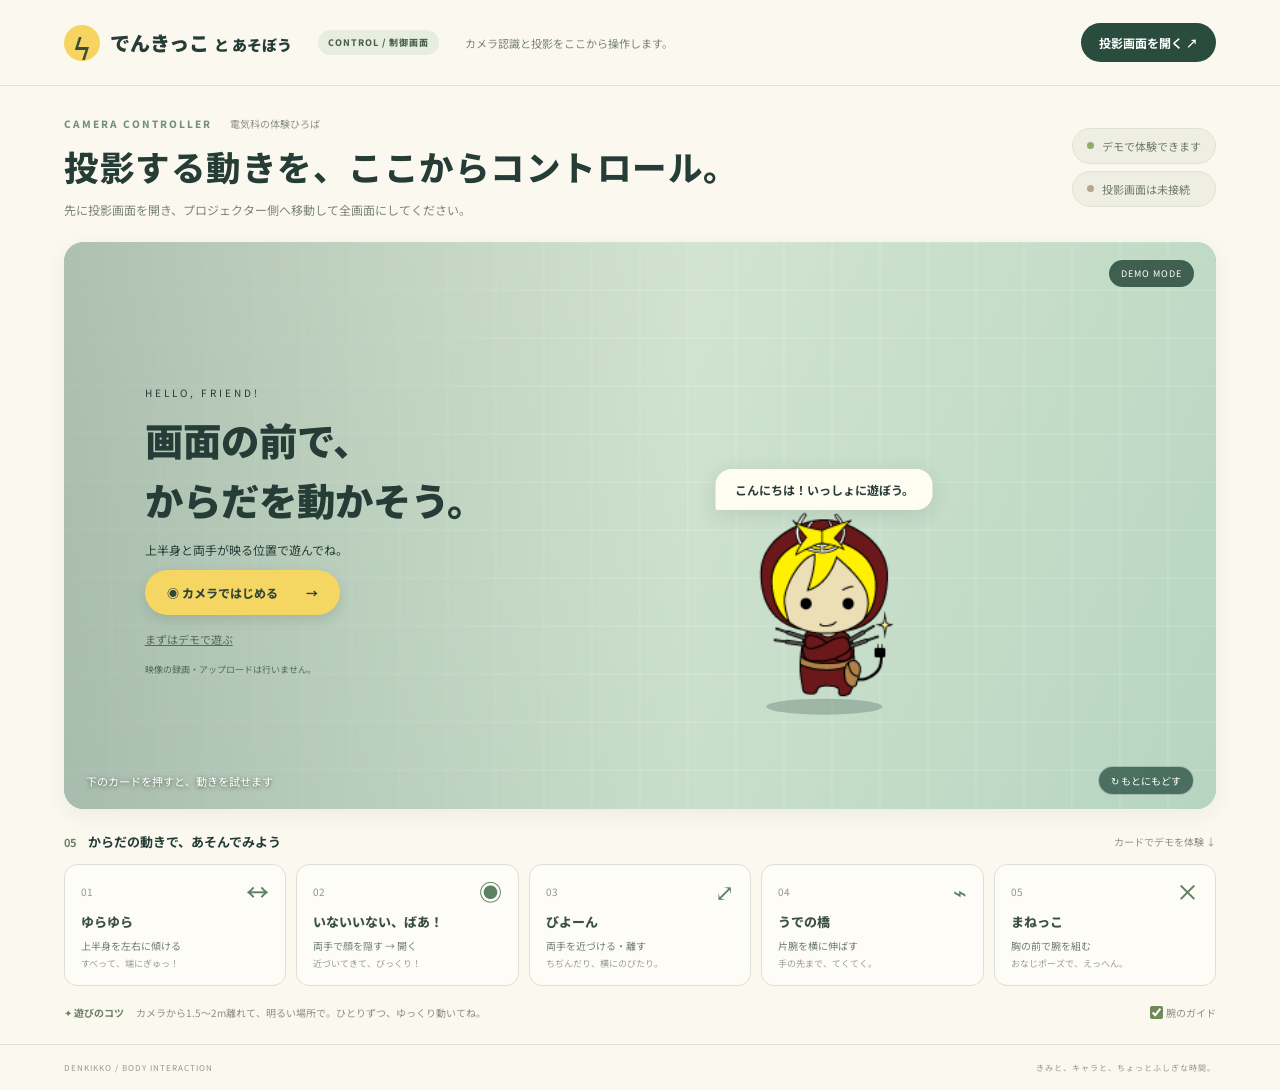
<file: index.html>
<!doctype html>
<html lang="ja"><head><meta charset="utf-8"><meta name="viewport" content="width=device-width,initial-scale=1"><meta name="theme-color" content="#fbf8ef"><title>でんきっこ と あそぼう｜カメラ体験ひろば</title><link rel="stylesheet" href="style.css"></head>
<body><header><a class="brand" href="./"><span class="brand-icon">ϟ</span><span>でんきっこ <small>と あそぼう</small></span></a><span class="screen-label">CONTROL / 制御画面</span><span class="edition">カメラ認識と投影をここから操作します。</span><button id="openDisplay" class="display-button">投影画面を開く ↗</button></header>
<main><div class="intro"><div><div class="eyebrow">CAMERA CONTROLLER <span>電気科の体験ひろば</span></div><h1>投影する動きを、<br class="mobile">ここからコントロール。</h1><p>先に投影画面を開き、プロジェクター側へ移動して全画面にしてください。</p></div><div class="status-stack"><div class="live-badge"><i></i><span id="connection">デモで体験できます</span></div><div class="live-badge projection"><i></i><span id="projectionStatus">投影画面は未接続</span></div></div></div>
<section id="playground" aria-label="キャラクターの体験画面"><canvas id="scene" aria-label="カメラ映像にキャラクターが重なって動きます"></canvas><div class="stage-top"><span id="modeBadge">DEMO MODE</span></div><div id="bubble" role="status" aria-live="polite">こんにちは！いっしょに遊ぼう。</div><div id="welcome"><span class="welcome-small">HELLO, FRIEND!</span><h2>画面の前で、<br>からだを動かそう。</h2><p>上半身と両手が映る位置で遊んでね。</p><button id="start" class="primary">◉ カメラではじめる <span>→</span></button><button id="tryDemo">まずはデモで遊ぶ</button><small>映像の録画・アップロードは行いません。</small></div><div class="camera-box" id="cameraBox" hidden><video id="camera" muted playsinline></video><div id="tracking">上半身を映してね</div></div><div class="stage-bottom"><span id="hint">下のカードを押すと、動きを試せます</span><button id="stop" hidden>カメラを止める</button><button id="reset">↻ もとにもどす</button></div></section>
<div class="controls-heading"><h2><span>05</span> からだの動きで、あそんでみよう</h2><span>カードでデモを体験 <span aria-hidden="true">↓</span></span></div><section class="cards" aria-label="5つの遊び"><button data-demo="tilt"><span class="card-no">01 <b>↔</b></span><strong>ゆらゆら</strong><span>上半身を左右に傾ける</span><small>すべって、端にぎゅっ！</small></button><button data-demo="peek"><span class="card-no">02 <b>◉</b></span><strong>いないいない、ばあ！</strong><span>両手で顔を隠す → 開く</span><small>近づいてきて、びっくり！</small></button><button data-demo="stretch"><span class="card-no">03 <b>⤢</b></span><strong>びよーん</strong><span>両手を近づける・離す</span><small>ちぢんだり、横にのびたり。</small></button><button data-demo="bridge"><span class="card-no">04 <b>⌁</b></span><strong>うでの橋</strong><span>片腕を横に伸ばす</span><small>手の先まで、てくてく。</small></button><button data-demo="cross"><span class="card-no">05 <b>×</b></span><strong>まねっこ</strong><span>胸の前で腕を組む</span><small>おなじポーズで、えっへん。</small></button></section>
<div class="tips"><span>✦ 遊びのコツ</span> カメラから1.5〜2m離れて、明るい場所で。ひとりずつ、ゆっくり動いてね。<label><input id="skeleton" type="checkbox" checked> 腕のガイド</label></div><p id="error" role="alert" hidden></p></main><footer><span>DENKIKKO / BODY INTERACTION</span><span>きみと、キャラと、ちょっとふしぎな時間。</span></footer><script type="module" src="app.js"></script></body></html>
</file>
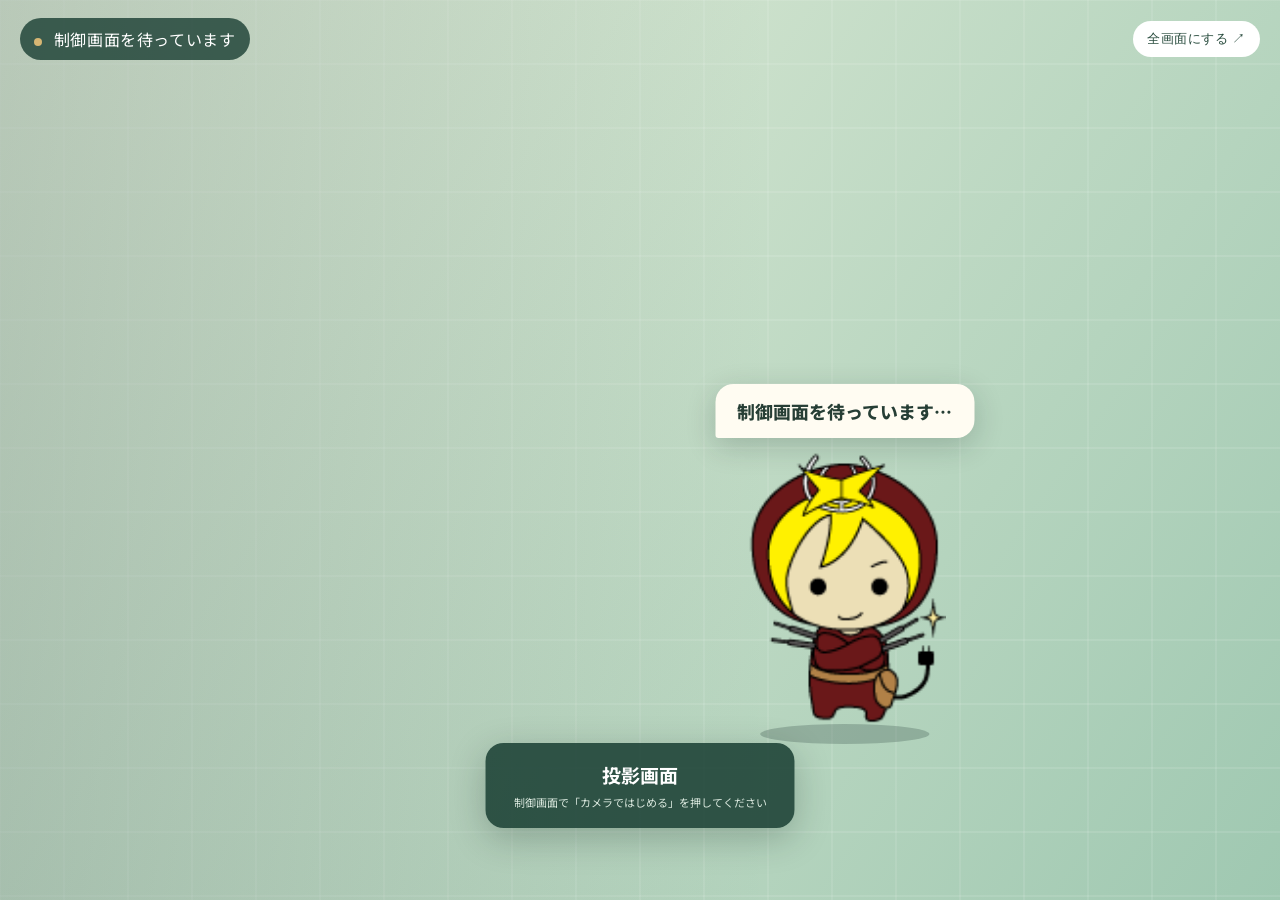
<file: display.html>
<!doctype html>
<html lang="ja"><head><meta charset="utf-8"><meta name="viewport" content="width=device-width,initial-scale=1"><meta name="theme-color" content="#172d26"><title>でんきっこ｜投影画面</title><link rel="stylesheet" href="display.css"></head>
<body><main id="projection" aria-label="投影用画面"><video id="projectionVideo" muted playsinline autoplay></video><canvas id="projectionCanvas" aria-label="カメラ映像とキャラクター"></canvas><div id="projectionBubble" role="status">制御画面を待っています…</div><div class="projection-ui"><span id="projectionConnection"><i></i> 制御画面を待っています</span><button id="projectionFullscreen">全画面にする ↗</button></div><div id="projectionGuide"><b>投影画面</b><span>制御画面で「カメラではじめる」を押してください</span></div></main><script type="module" src="projector.js"></script></body></html>
</file>
<file: style.css>
@import url('https://fonts.googleapis.com/css2?family=Noto+Sans+JP:wght@400;500;600;700;800;900&display=swap');
:root{font-family:'Noto Sans JP',sans-serif;color:#253c37;background:#fbf8ef;font-synthesis:none}*{box-sizing:border-box}body{margin:0}button,a,input{ -webkit-tap-highlight-color:transparent}button{font:inherit;cursor:pointer}button:focus-visible,a:focus-visible{outline:3px solid #e5a92b;outline-offset:4px}header{max-width:1440px;margin:auto;padding:23px 5%;display:flex;align-items:center;gap:26px;border-bottom:1px solid #dfe3d8}.brand{display:flex;align-items:center;gap:10px;color:inherit;text-decoration:none;font-weight:900;font-size:20px}.brand small{font-size:15px}.brand-icon{display:grid;place-items:center;background:#f6d461;border-radius:50%;width:36px;height:36px;font-size:30px;color:#364d3f}.edition{font-size:11px;color:#77837b;flex:1}.quiet{border:1px solid #d5dbcf;background:transparent;border-radius:20px;padding:8px 17px;font-size:12px}main{max-width:1360px;margin:auto;padding:30px 5% 0}.intro{display:flex;align-items:center;justify-content:space-between;margin-bottom:24px}.eyebrow{font-size:10px;letter-spacing:2px;font-weight:800;color:#719176}.eyebrow span{letter-spacing:0;margin-left:14px;color:#8c9186;font-weight:400}h1{font-size:clamp(24px,2.7vw,38px);font-weight:800;letter-spacing:.015em;margin:10px 0}.intro p{color:#7a847b;font-size:12px;margin:0}.live-badge{display:flex;align-items:center;gap:8px;background:#efeee3;border:1px solid #e0e3d4;border-radius:20px;padding:9px 14px;font-size:11px;color:#6f7c68}.live-badge i{width:7px;height:7px;border-radius:100%;background:#95ab6c}#playground{position:relative;aspect-ratio:2.03;min-height:350px;max-height:650px;background:#90bbdb;border-radius:20px;overflow:hidden;box-shadow:0 6px 22px #253c3710}canvas{width:100%;height:100%;display:block}.stage-top,.stage-bottom{position:absolute;left:22px;right:22px;display:flex;align-items:center;gap:10px}.stage-top{top:18px;justify-content:space-between}.stage-top span{background:#ffffffdb;padding:7px 12px;border-radius:20px;font-size:10px;color:#3a5849}.stage-top #modeBadge{background:#284a3dd9;color:white;font-size:9px;letter-spacing:1px}.stage-bottom{bottom:14px;font-size:11px;color:white;text-shadow:0 1px 4px #0009}.stage-bottom #hint{flex:1}.stage-bottom button{border:1px solid #ffffff80;background:#234a3dbb;color:white;border-radius:16px;padding:6px 12px;font-size:10px}#welcome{position:absolute;left:7%;top:24%;color:#fff;text-shadow:0 2px 16px #17382d75}#welcome h2{font-size:clamp(24px,3vw,42px);line-height:1.55;margin:8px 0;font-weight:900}.welcome-small{font-size:10px;letter-spacing:3px}#welcome p{font-size:12px}#welcome small{display:block;font-size:9px;margin-top:10px;color:#fff}#welcome button{display:block;text-shadow:none}.primary{border:0;background:#f6d662;color:#31463b;padding:14px 22px;border-radius:30px;font-size:12px;font-weight:800;box-shadow:0 5px 12px #30472f26}.primary span{margin-left:25px}#tryDemo{color:white;background:transparent;border:0;font-size:11px;text-decoration:underline;margin-top:10px;padding:6px 0}#bubble{position:absolute;left:65%;top:35%;transform:translateX(-50%);background:#fffcf2;box-shadow:0 5px 20px #2e3f4120;border-radius:16px 16px 16px 2px;padding:12px 19px;font-weight:700;font-size:12px;white-space:nowrap;pointer-events:none}.camera-box{position:absolute;right:18px;bottom:53px;width:160px;aspect-ratio:4/3;border:3px solid #fffcf0;border-radius:14px;overflow:hidden;background:#1e3a32}video{width:100%;height:100%;object-fit:cover;transform:scaleX(-1)}#tracking{position:absolute;bottom:0;width:100%;background:#1e3a32bb;color:white;padding:4px;text-align:center;font-size:9px}.controls-heading{display:flex;justify-content:space-between;align-items:center;margin:23px 0 13px}.controls-heading h2{font-size:13px;margin:0}.controls-heading h2 span{font-size:11px;color:#698267;margin-right:9px}.controls-heading>span{font-size:10px;color:#8b9283}.cards{display:grid;grid-template-columns:repeat(5,1fr);gap:10px}.cards button{text-align:left;padding:15px 16px;border:1px solid #dce2d3;background:#fdfcf6;border-radius:13px;color:#3c5144;transition:.2s}.cards button:hover,.cards button.active{background:#edf2df;border-color:#8caa72;transform:translateY(-3px)}.card-no{display:flex;justify-content:space-between;font-size:10px;color:#8c9b83;align-items:center;margin-bottom:9px}.card-no b{font-size:23px;line-height:1;color:#5d8063;font-weight:500}.cards strong{display:block;font-size:13px;font-weight:800;margin-bottom:7px}.cards button>span:not(.card-no){display:block;font-size:10px;color:#71816f}.cards small{display:block;margin-top:4px;font-size:9px;color:#9a9f90}.tips{display:flex;gap:12px;align-items:center;margin:17px 0 22px;font-size:10px;color:#8b9183}.tips>span{color:#6b8064;font-weight:700}.tips label{margin-left:auto;display:flex;align-items:center;white-space:nowrap}input{accent-color:#6e8a59}footer{display:flex;justify-content:space-between;max-width:1360px;padding:17px 5%;margin:auto;border-top:1px solid #e0e4d6;font-size:8px;letter-spacing:1px;color:#929b8b}#error{background:#fff0dc;border-radius:12px;padding:14px;font-size:12px;color:#77512a}.mobile{display:none}[hidden]{display:none!important}#playground:fullscreen{aspect-ratio:auto;max-height:none;height:100vh;border-radius:0} @media(min-width:1500px){#playground{aspect-ratio:2}}@media(max-width:750px){header{padding:16px 5%}.edition{display:none}.quiet{margin-left:auto}main{padding-top:22px}.intro{display:block}.live-badge{display:inline-flex;margin-top:12px}.intro p{font-size:10px}#playground{aspect-ratio:1.35;min-height:340px}#welcome{top:24%;left:6%}#welcome h2{font-size:25px}#welcome p{max-width:180px;font-size:10px}#bubble{top:28%;left:72%;font-size:10px;padding:10px}.cards{grid-template-columns:repeat(2,1fr)}.cards button:last-child{grid-column:span 2}.controls-heading>span{display:none}.tips{flex-wrap:wrap;font-size:9px;line-height:1.8}.tips label{margin-left:0}footer>span:last-child{display:none}.camera-box{width:100px}.stage-top,.stage-bottom{left:12px;right:12px}.stage-bottom{font-size:9px}.location{max-width:65%}}

.stage-top{justify-content:flex-end}.camera-box{width:auto;aspect-ratio:auto;bottom:54px;border:0;background:transparent;overflow:visible}.camera-box video{position:absolute;width:1px;height:1px;opacity:0;pointer-events:none}.camera-box #tracking{position:static;border-radius:20px;padding:7px 12px;font-size:10px;white-space:nowrap}#welcome{color:#253c37;text-shadow:none}#welcome small,#tryDemo{color:#526b5b}
.screen-label{padding:6px 10px;border-radius:20px;background:#e8eedf;color:#49624d;font-size:9px;font-weight:800;letter-spacing:1px}.display-button{border:0;background:#294c3e;color:white;border-radius:22px;padding:11px 18px;font-size:12px;font-weight:700}.status-stack{display:grid;gap:7px}.live-badge.projection i{background:#b6a690}.live-badge.projection.connected i{background:#51a968;box-shadow:0 0 0 4px #51a96820}@media(max-width:750px){.screen-label{display:none}.display-button{margin-left:auto;font-size:10px;padding:9px 12px}}
</file>
<file: display.css>
@import url('https://fonts.googleapis.com/css2?family=Noto+Sans+JP:wght@500;700;900&display=swap');
:root{font-family:'Noto Sans JP',sans-serif;background:#172d26;color:white}*{box-sizing:border-box}body{margin:0;overflow:hidden}#projection{position:fixed;inset:0;background:#bdd7c5}#projectionVideo{position:absolute;width:1px;height:1px;opacity:0;pointer-events:none}#projectionCanvas{width:100%;height:100%;display:block}#projectionBubble{position:absolute;left:66%;top:30%;transform:translateX(-50%);padding:14px 22px;border-radius:18px 18px 18px 3px;background:#fffcf2;color:#263e35;font-size:clamp(14px,1.4vw,24px);font-weight:800;box-shadow:0 8px 30px #10251d33;white-space:nowrap}.projection-ui{position:absolute;left:20px;right:20px;top:18px;display:flex;justify-content:space-between;align-items:center}.projection-ui span,.projection-ui button{border:0;border-radius:24px;padding:9px 14px;background:#173c31c9;color:white;font:700 11px inherit;letter-spacing:.04em}.projection-ui i{display:inline-block;width:8px;height:8px;border-radius:50%;background:#d7b673;margin-right:7px}.projection-ui .connected i{background:#7fe094;box-shadow:0 0 0 5px #7fe09424}.projection-ui button{cursor:pointer;background:#fff;color:#294c3e}#projectionGuide{position:absolute;left:50%;bottom:8%;transform:translateX(-50%);display:grid;gap:6px;text-align:center;padding:18px 28px;border-radius:18px;background:#173c31d9;box-shadow:0 10px 35px #10251d40}#projectionGuide b{font-size:19px}#projectionGuide span{font-size:11px;color:#dbe9df}#projectionGuide[hidden]{display:none}
</file>
